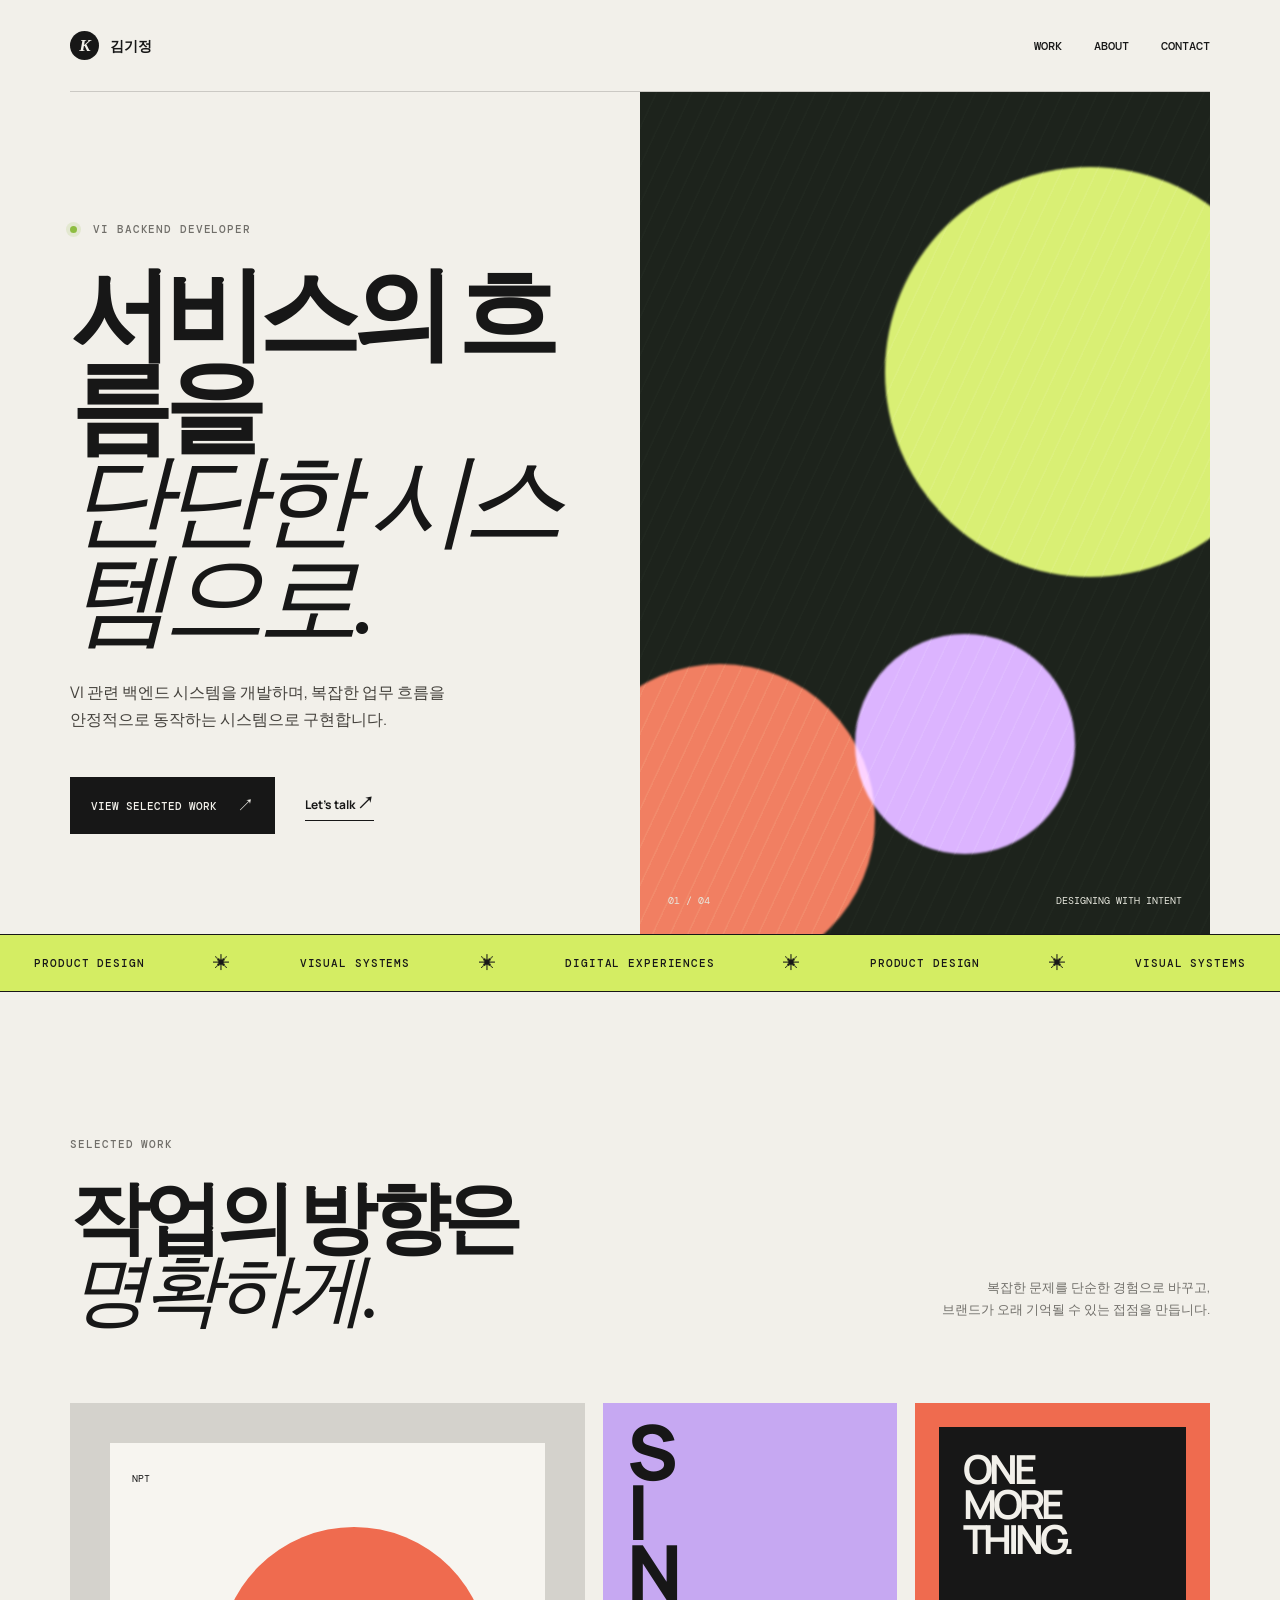
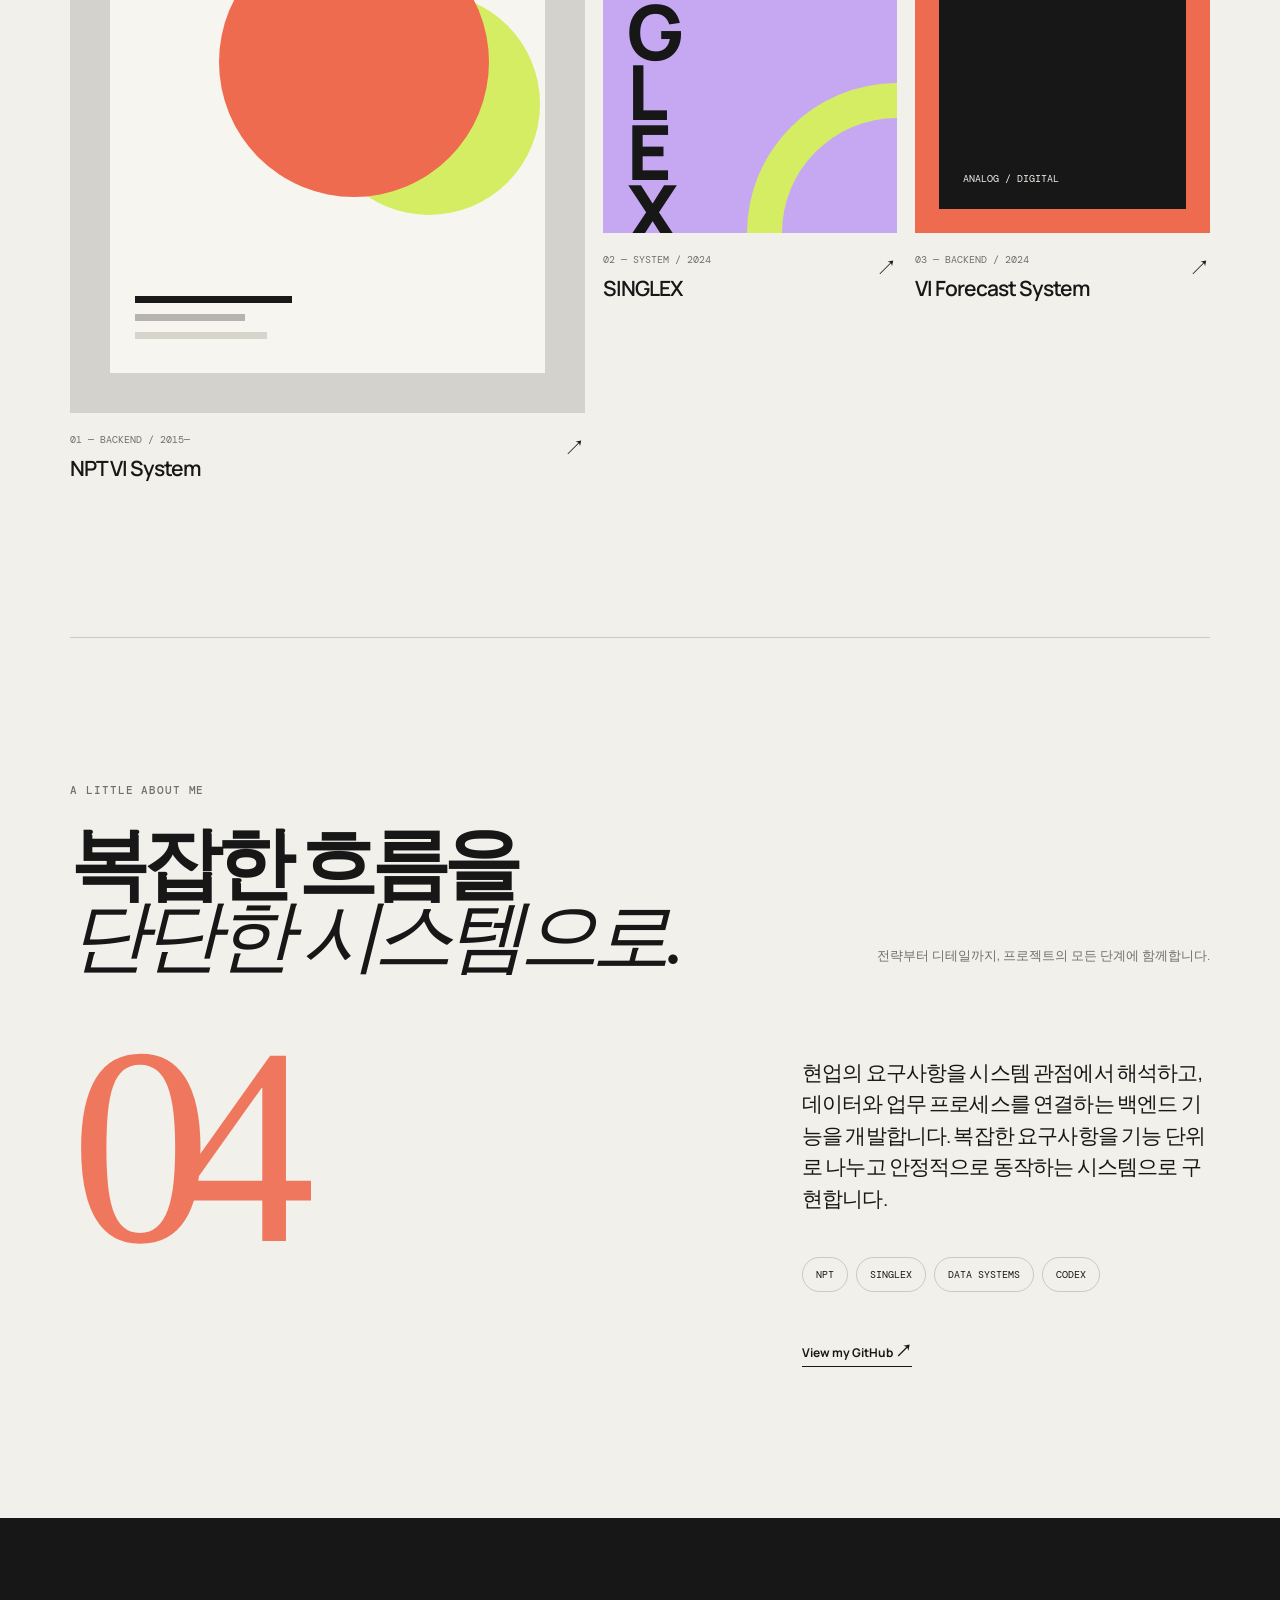
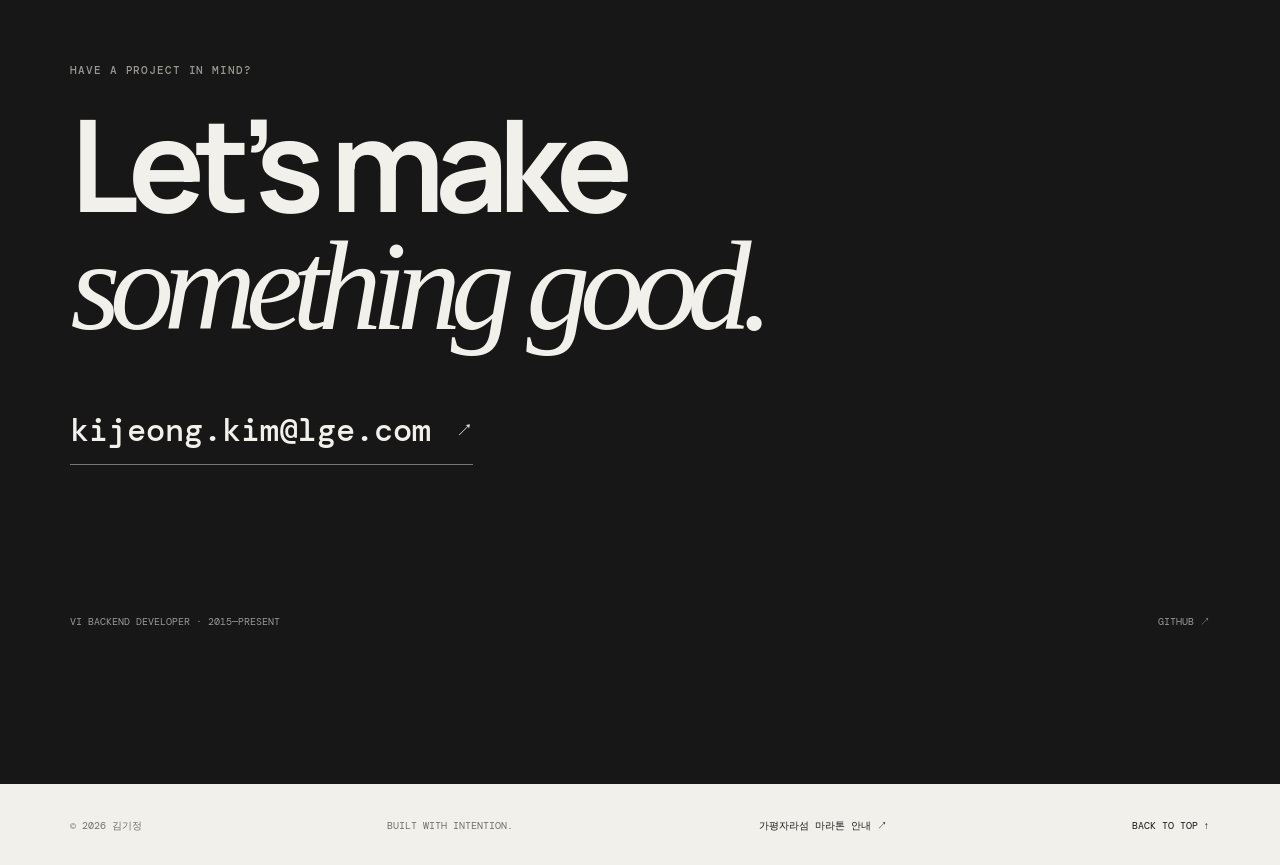
<file: index.html>
<!doctype html>
<html lang="ko">
  <head>
    <meta charset="UTF-8" />
    <meta name="viewport" content="width=device-width, initial-scale=1.0" />
    <meta name="description" content="김기정 — VI 백엔드 시스템을 개발하는 김기정의 포트폴리오" />
    <title>김기정 — Portfolio</title>
    <link rel="preconnect" href="https://fonts.googleapis.com" />
    <link rel="preconnect" href="https://fonts.gstatic.com" crossorigin />
    <link href="https://fonts.googleapis.com/css2?family=DM+Mono:wght@400;500&family=Manrope:wght@400;500;600;700;800&display=swap" rel="stylesheet" />
    <link rel="stylesheet" href="style.css" />
  </head>
  <body>
    <div class="site-shell">
      <header class="topbar">
        <a class="brand" href="#top" aria-label="홈으로 이동"><span class="brand-mark">K</span><span>김기정</span></a>
        <nav class="nav" aria-label="주요 메뉴">
          <a href="#work">Work</a>
          <a href="#about">About</a>
          <a href="#contact">Contact</a>
        </nav>
        <button class="menu-toggle" type="button" aria-label="메뉴 열기" aria-expanded="false"><span></span><span></span></button>
      </header>

      <main id="top">
        <section class="hero section-grid">
          <div class="hero-copy">
            <p class="eyebrow"><span class="status-dot"></span> VI BACKEND DEVELOPER</p>
            <h1>서비스의 흐름을<br /><em>단단한 시스템으로.</em></h1>
            <p class="hero-intro">VI 관련 백엔드 시스템을 개발하며, 복잡한 업무 흐름을<br class="desktop-only" /> 안정적으로 동작하는 시스템으로 구현합니다.</p>
            <div class="hero-actions"><a class="button button-dark" href="#work">View selected work <span>↗</span></a><a class="text-link" href="#contact">Let’s talk <span>↗</span></a></div>
          </div>
          <div class="hero-visual" aria-label="추상적인 포트폴리오 그래픽">
            <div class="orb orb-a"></div><div class="orb orb-b"></div><div class="orb orb-c"></div>
            <div class="visual-caption"><span>01 / 04</span><span>Designing with intent</span></div>
          </div>
        </section>

        <section class="marquee" aria-label="전문 분야"><div class="marquee-track"><span>PRODUCT DESIGN</span><i>✳</i><span>VISUAL SYSTEMS</span><i>✳</i><span>DIGITAL EXPERIENCES</span><i>✳</i><span>PRODUCT DESIGN</span><i>✳</i><span>VISUAL SYSTEMS</span></div></section>

        <section class="work section" id="work">
          <div class="section-heading"><div><p class="eyebrow">Selected work</p><h2>작업의 방향은<br /><em>명확하게.</em></h2></div><p class="section-note">복잡한 문제를 단순한 경험으로 바꾸고,<br />브랜드가 오래 기억될 수 있는 접점을 만듭니다.</p></div>
          <div class="project-grid">
            <a class="project project-large project-aurora" href="#contact"><div class="project-art"><div class="art-window"><span class="art-chip">NPT</span><div class="art-lines"><b></b><b></b><b></b></div><div class="art-circle"></div></div></div><div class="project-meta"><div><p class="project-type">01 — Backend / 2015—</p><h3>NPT VI System</h3></div><span class="arrow">↗</span></div></a>
            <a class="project project-narrow project-cascade" href="#contact"><div class="project-art"><div class="cascade-word">S<br />I<br />N<br />G<br />L<br />E<br />X</div><div class="cascade-shape"></div></div><div class="project-meta"><div><p class="project-type">02 — System / 2024</p><h3>SINGLEX</h3></div><span class="arrow">↗</span></div></a>
            <a class="project project-narrow project-mono" href="#contact"><div class="project-art"><div class="mono-card"><span>ONE<br />MORE<br />THING.</span><small>ANALOG / DIGITAL</small></div></div><div class="project-meta"><div><p class="project-type">03 — Backend / 2024</p><h3>VI Forecast System</h3></div><span class="arrow">↗</span></div></a>
          </div>
        </section>

        <section class="about section" id="about"><div class="section-heading"><div><p class="eyebrow">A little about me</p><h2>복잡한 흐름을<br /><em>단단한 시스템으로.</em></h2></div><p class="section-note">전략부터 디테일까지, 프로젝트의 모든 단계에 함께합니다.</p></div><div class="about-content"><div class="about-number">04</div><div class="about-text"><p>현업의 요구사항을 시스템 관점에서 해석하고, 데이터와 업무 프로세스를 연결하는 백엔드 기능을 개발합니다. 복잡한 요구사항을 기능 단위로 나누고 안정적으로 동작하는 시스템으로 구현합니다.</p><div class="capabilities"><span>NPT</span><span>SINGLEX</span><span>Data systems</span><span>Codex</span></div><a class="text-link" href="https://github.com/taeji113" target="_blank" rel="noreferrer">View my GitHub <span>↗</span></a></div></div></section>

        <section class="contact section" id="contact"><p class="eyebrow">Have a project in mind?</p><h2>Let’s make<br /><em>something good.</em></h2><a class="contact-email" href="mailto:kijeong.kim@lge.com">kijeong.kim@lge.com <span>↗</span></a><div class="contact-bottom"><span>VI Backend Developer · 2015—Present</span><div class="socials"><a href="https://github.com/taeji113" target="_blank" rel="noreferrer">GitHub ↗</a></div></div></section>
      </main>
      <footer class="footer"><span>© <span id="year"></span> 김기정</span><span>Built with intention.</span><a href="gapyeong-jaraseom-marathon.html">가평자라섬 마라톤 안내 ↗</a><a href="#top">Back to top ↑</a></footer>
    </div>
    <script src="script.js"></script>
  </body>
</html>
</file>
<file: style.css>
:root{--ink:#171717;--paper:#f2f0ea;--muted:#716f6a;--line:rgba(23,23,23,.18);--lime:#d4ed63;--orange:#ef6b4f}*{box-sizing:border-box}html{scroll-behavior:smooth}body{margin:0;background:var(--paper);color:var(--ink);font-family:Manrope,Arial,sans-serif}a{color:inherit;text-decoration:none}.site-shell{max-width:1440px;margin:auto;padding:0 5.5vw}.topbar{height:92px;display:flex;align-items:center;justify-content:space-between;border-bottom:1px solid var(--line)}.brand{display:flex;align-items:center;gap:11px;font-size:14px;font-weight:700;letter-spacing:-.02em}.brand-mark{display:grid;place-items:center;width:29px;height:29px;border-radius:50%;background:var(--ink);color:var(--paper);font-family:Georgia,serif;font-size:17px;font-style:italic}.nav{display:flex;gap:32px;font:500 12px 'DM Mono',monospace;text-transform:uppercase}.nav a,.text-link,.socials a,.footer a{transition:opacity .2s}.nav a:hover,.text-link:hover,.socials a:hover,.footer a:hover{opacity:.5}.menu-toggle{display:none;background:none;border:0}.section-grid{display:grid;grid-template-columns:1fr 1fr;min-height:650px}.hero-copy{padding:130px 5vw 100px 0}.eyebrow{font:500 11px 'DM Mono',monospace;letter-spacing:.08em;text-transform:uppercase;color:var(--muted);margin:0 0 28px}.status-dot{display:inline-block;width:7px;height:7px;margin-right:8px;border-radius:50%;background:#8ebd41;box-shadow:0 0 0 4px rgba(142,189,65,.15)}h1,h2,h3,p{margin-top:0}h1,h2{font-size:clamp(62px,8vw,122px);line-height:.91;letter-spacing:-.08em;margin-bottom:34px;font-weight:700}h1 em,h2 em,h3 em{font-family:Georgia,serif;font-weight:400;letter-spacing:-.08em}.hero-intro{font-size:16px;line-height:1.7;color:#44413c}.hero-actions{display:flex;align-items:center;gap:30px;margin-top:44px}.button{display:inline-flex;gap:20px;align-items:center;padding:17px 21px;font:500 11px 'DM Mono',monospace;text-transform:uppercase}.button-dark{background:var(--ink);color:var(--paper)}.button span,.text-link span,.contact-email span{font-size:17px}.text-link{font-size:12px;font-weight:700;border-bottom:1px solid var(--ink);padding-bottom:5px}.hero-visual{position:relative;overflow:hidden;background:#1d231c;min-height:650px}.orb{position:absolute;border-radius:50%;filter:blur(1px)}.orb-a{width:410px;height:410px;right:-85px;top:75px;background:var(--lime);mix-blend-mode:screen}.orb-b{width:310px;height:310px;left:-75px;bottom:-40px;background:var(--orange);mix-blend-mode:screen}.orb-c{width:220px;height:220px;right:135px;bottom:80px;background:#d7a8ff;mix-blend-mode:screen}.hero-visual:after{content:'';position:absolute;inset:0;background:repeating-linear-gradient(115deg,transparent 0 14px,rgba(255,255,255,.09) 15px 16px);mix-blend-mode:overlay}.visual-caption{position:absolute;z-index:1;bottom:27px;left:28px;right:28px;display:flex;justify-content:space-between;color:#e6e7dd;font:10px 'DM Mono',monospace;text-transform:uppercase}.marquee{margin:0 -5.5vw;overflow:hidden;background:var(--lime);white-space:nowrap;border-bottom:1px solid var(--ink);border-top:1px solid var(--ink)}.marquee-track{display:flex;align-items:center;justify-content:space-around;min-width:900px;padding:17px 0;font:500 11px 'DM Mono',monospace;letter-spacing:.08em}.marquee i{font-size:17px;font-style:normal}.section{padding:145px 0 155px}.section-heading{display:flex;justify-content:space-between;align-items:flex-end;margin-bottom:76px}.section-heading h2{font-size:clamp(51px,6.2vw,90px);margin:0}.section-note{color:var(--muted);font-size:13px;line-height:1.7;text-align:right;margin:0 0 6px}.project-grid{display:grid;grid-template-columns:1.4fr .8fr .8fr;gap:18px;align-items:start}.project-art{position:relative;overflow:hidden;height:430px}.project-large .project-art{height:610px}.project-meta{display:flex;justify-content:space-between;align-items:flex-start;padding-top:20px}.project-type{margin:0 0 8px;color:var(--muted);font:10px 'DM Mono',monospace;text-transform:uppercase}.project h3{font-size:21px;letter-spacing:-.05em;margin:0;font-weight:600}.arrow{font-size:21px;transition:transform .25s}.project:hover .arrow{transform:translate(4px,-4px)}.project-aurora .project-art{background:#d4d2cc;padding:40px}.art-window{height:100%;background:#f7f5f0;position:relative;padding:22px;overflow:hidden}.art-chip{font:10px 'DM Mono',monospace}.art-lines{position:absolute;bottom:34px;left:25px;width:36%;display:grid;gap:11px}.art-lines b{display:block;height:7px;background:#191919}.art-lines b:nth-child(2){width:70%;background:#b6b4ad}.art-lines b:nth-child(3){width:84%;background:#d7d4cc}.art-circle{position:absolute;width:270px;height:270px;border-radius:50%;right:13%;top:16%;background:var(--orange);box-shadow:75px 42px 0 -24px var(--lime)}.project-cascade .project-art{background:#c6a8f2}.cascade-word{position:absolute;left:24px;top:18px;font-size:76px;line-height:.79;font-weight:800;letter-spacing:-.1em}.cascade-shape{position:absolute;width:150px;height:150px;right:0;bottom:0;border:35px solid var(--lime);border-right:0;border-bottom:0;border-radius:100% 0 0 0}.project-mono .project-art{background:var(--orange);padding:24px}.mono-card{background:var(--ink);color:var(--paper);height:100%;padding:24px;display:flex;flex-direction:column;justify-content:space-between}.mono-card span{font-size:40px;line-height:.88;letter-spacing:-.1em;font-weight:700}.mono-card small{font:10px 'DM Mono',monospace}.about{border-top:1px solid var(--line)}.about-content{display:grid;grid-template-columns:1.4fr .8fr;gap:18px}.about-number{font:clamp(140px,22vw,300px)/.7 Georgia,serif;color:var(--orange);letter-spacing:-.13em;opacity:.9}.about-text{padding-top:9px;max-width:460px}.about-text>p{font-size:21px;line-height:1.5;letter-spacing:-.04em;margin-bottom:43px}.capabilities{display:flex;flex-wrap:wrap;gap:8px;margin-bottom:47px}.capabilities span{padding:10px 13px;border:1px solid var(--line);border-radius:30px;font:10px 'DM Mono',monospace;text-transform:uppercase}.contact{background:var(--ink);color:var(--paper);margin:0 -5.5vw;padding-left:5.5vw;padding-right:5.5vw}.contact .eyebrow{color:#989792}.contact h2{font-size:clamp(65px,10vw,145px);margin-bottom:65px}.contact-email{display:inline-flex;gap:25px;align-items:center;font:500 clamp(18px,2.5vw,32px) 'DM Mono',monospace;border-bottom:1px solid #777;padding-bottom:13px}.contact-bottom{display:flex;justify-content:space-between;margin-top:150px;color:#999;font:10px 'DM Mono',monospace;text-transform:uppercase}.socials{display:flex;gap:23px}.footer{height:83px;display:flex;justify-content:space-between;align-items:center;color:var(--muted);font:10px 'DM Mono',monospace;text-transform:uppercase}.footer a{color:var(--ink)}@media(max-width:800px){.site-shell{padding:0 22px}.topbar{height:72px}.nav{display:none}.menu-toggle{display:grid;gap:5px;padding:8px 0}.menu-toggle span{display:block;width:24px;height:1px;background:var(--ink)}.topbar.menu-open .nav{display:flex;position:absolute;z-index:5;top:72px;left:0;right:0;padding:20px 22px;background:var(--paper);border-bottom:1px solid var(--line);justify-content:space-between}.section-grid{display:block;min-height:0}.hero-copy{padding:95px 0 75px}.hero-visual{min-height:410px}.orb-a{width:270px;height:270px}.orb-b{width:220px;height:220px}.marquee{margin:0 -22px}.section{padding:100px 0}.section-heading{display:block;margin-bottom:48px}.section-note{text-align:left;margin-top:27px}.project-grid{grid-template-columns:1fr 1fr;gap:35px 12px}.project-large{grid-column:1/-1}.project-large .project-art{height:460px}.project-art{height:300px}.project h3{font-size:16px}.project-mono .project-art{padding:14px}.mono-card{padding:17px}.mono-card span{font-size:31px}.cascade-word{font-size:55px}.about-content{display:block}.about-number{font-size:160px;margin:30px 0 50px}.about-text>p{font-size:18px}.contact{margin:0 -22px;padding-left:22px;padding-right:22px}.contact-bottom{margin-top:110px;display:block}.socials{margin-top:22px}.footer{height:auto;padding:25px 0;display:grid;gap:10px}.desktop-only{display:none}}
</file>
